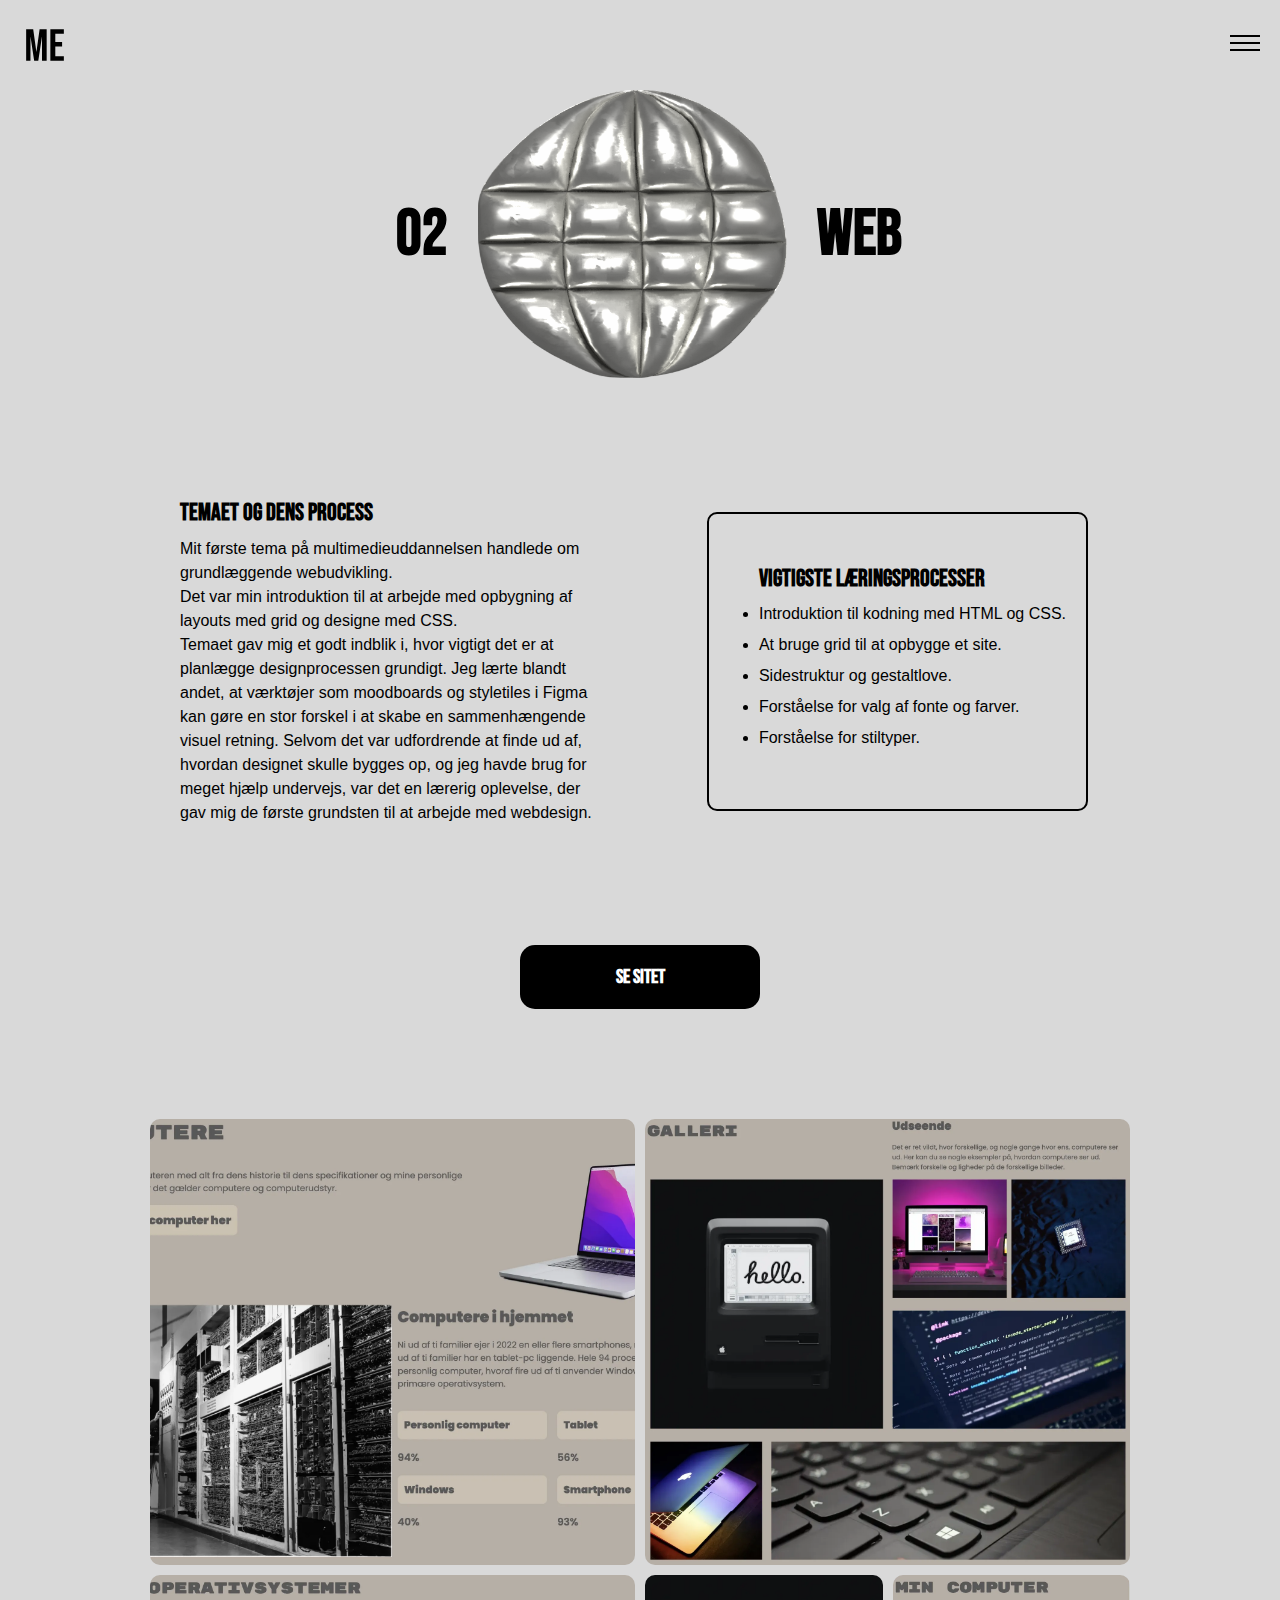
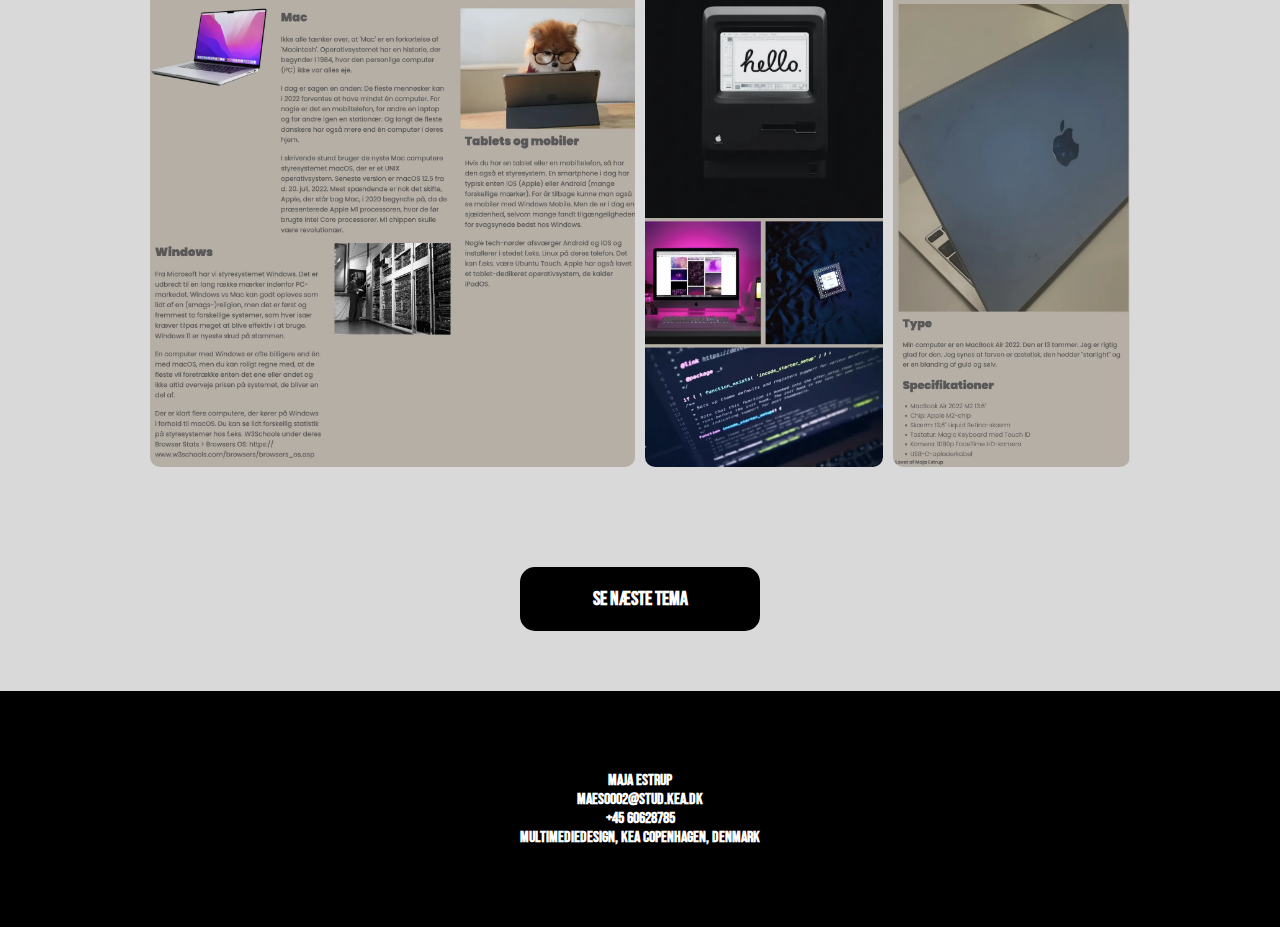
<file: 02.html>
<!DOCTYPE html>
<html lang="da">
  <head>
    <meta charset="UTF-8" />
    <meta name="viewport" content="width=device-width, initial-scale=1.0" />
    <meta name="robots" content="noindex" />
    <title>02 Web - første projekt</title>

    <!-- Links til css -->
    <link rel="stylesheet" href="layout.css" />
    <link rel="stylesheet" href="style.css" />

    <!-- FONT - OVERSKRIFT BEBAS NEUE -->
    <link rel="preconnect" href="https://fonts.googleapis.com" />
    <link rel="preconnect" href="https://fonts.gstatic.com" crossorigin />
    <link href="https://fonts.googleapis.com/css2?family=Bebas+Neue&display=swap" rel="stylesheet" />

    <!--FAVICON-->
    <link rel="icon" type="image/svg+xml" href="SVG/favicon.svg" />

    <!--meta describtion-->
    <meta name="description" content="Et portfolio lavet af Maja Estrup. Portfolioet er lavet i forbindelse med multimedieuddannelsen på KEA og er et eksamensprojekt. " />
  </head>
  <body>
    <header>
      <!--HEADER - logo og burgermenu-->
      <div class="logo">
        <a href="index.html">
          <img src="SVG/logo_2.svg" alt="Logo" />
        </a>
      </div>
      <!--MENU-->
      <nav>
        <ul class="menu">
          <li><a href="about.html">Om mig</a></li>
          <li><a href="02.html">02 WEB</a></li>
          <li><a href="03.html">03 UX/UI</a></li>
          <li><a href="04.html">04 ANIMATION</a></li>
          <li><a href="05.html">05 PASSIONSSITE</a></li>
          <li><a href="05.5.html">05,5 VIRKSOMHEDSSITE</a></li>
        </ul>
        <div class="burger">
          <div class="line"></div>
          <div class="line"></div>
          <div class="line"></div>
        </div>
      </nav>
    </header>
    <main>
      <section>
        <div class="hero">
          <div class="right_sided_text">
            <h1>02</h1>
          </div>

          <div>
            <img src="SVG/web.svg" alt="Illustration af en blomst i sølv" />
          </div>

          <div>
            <h1>web</h1>
          </div>
        </div>
      </section>

      <section class="projects_text">
        <div class="learningsprocesses">
          <div>
            <h2>Temaet og dens process</h2>
            <p>
              Mit første tema på multimedieuddannelsen handlede om grundlæggende webudvikling. <br />
              Det var min introduktion til at arbejde med opbygning af layouts med grid og designe med CSS. <br />
              Temaet gav mig et godt indblik i, hvor vigtigt det er at planlægge designprocessen grundigt. Jeg lærte blandt andet, at værktøjer som moodboards og styletiles i Figma kan gøre en stor
              forskel i at skabe en sammenhængende visuel retning. Selvom det var udfordrende at finde ud af, hvordan designet skulle bygges op, og jeg havde brug for meget hjælp undervejs, var det en
              lærerig oplevelse, der gav mig de første grundsten til at arbejde med webdesign.
            </p>
          </div>
          <div class="learning_list">
            <h2>Vigtigste læringsprocesser</h2>
            <ul>
              <li>Introduktion til kodning med HTML og CSS.</li>
              <li>At bruge grid til at opbygge et site.</li>
              <li>Sidestruktur og gestaltlove.</li>
              <li>Forståelse for valg af fonte og farver.</li>
              <li>Forståelse for stiltyper.</li>
            </ul>
          </div>
        </div>

        <div class="cta">
          <a class="cta" href="https://estruplabs.dk/kea/02_web/website/" target="_blank">Se sitet</a>
        </div>

        <div class="grid_1-1_projects">
          <img src="img/02_img/02_forside_resultat.webp" alt="Screenshot af 02_websitet" />
          <img src="img/02_img/02_galleri_resultat.webp" alt="Screenshot af 02_websitet" />

          <img src="img/02_img/02_operativ_resultat.webp" alt="Screenshot af 02_websitet" />
          <div class="double_pic">
            <img src="img/02_img/02_mobile_resultat.webp" alt="Screenshot af 02_websitet" />
            <img src="img/02_img/min_com_mobile_resultat.webp" alt="Screenshot af 02_websitet" />
          </div>
        </div>

        <div class="cta">
          <a class="cta" href="03.html">Se næste tema</a>
        </div>
      </section>
    </main>
    <footer>
      <div>
        <h2>
          Maja Estrup <br />
          maes0002@stud.kea.dk <br />
          +45 60628785 <br />
          multimediedesign, Kea copenhagen, denmark
        </h2>
      </div>
    </footer>
    <script src="menu.js"></script>
  </body>
</html>
</file>
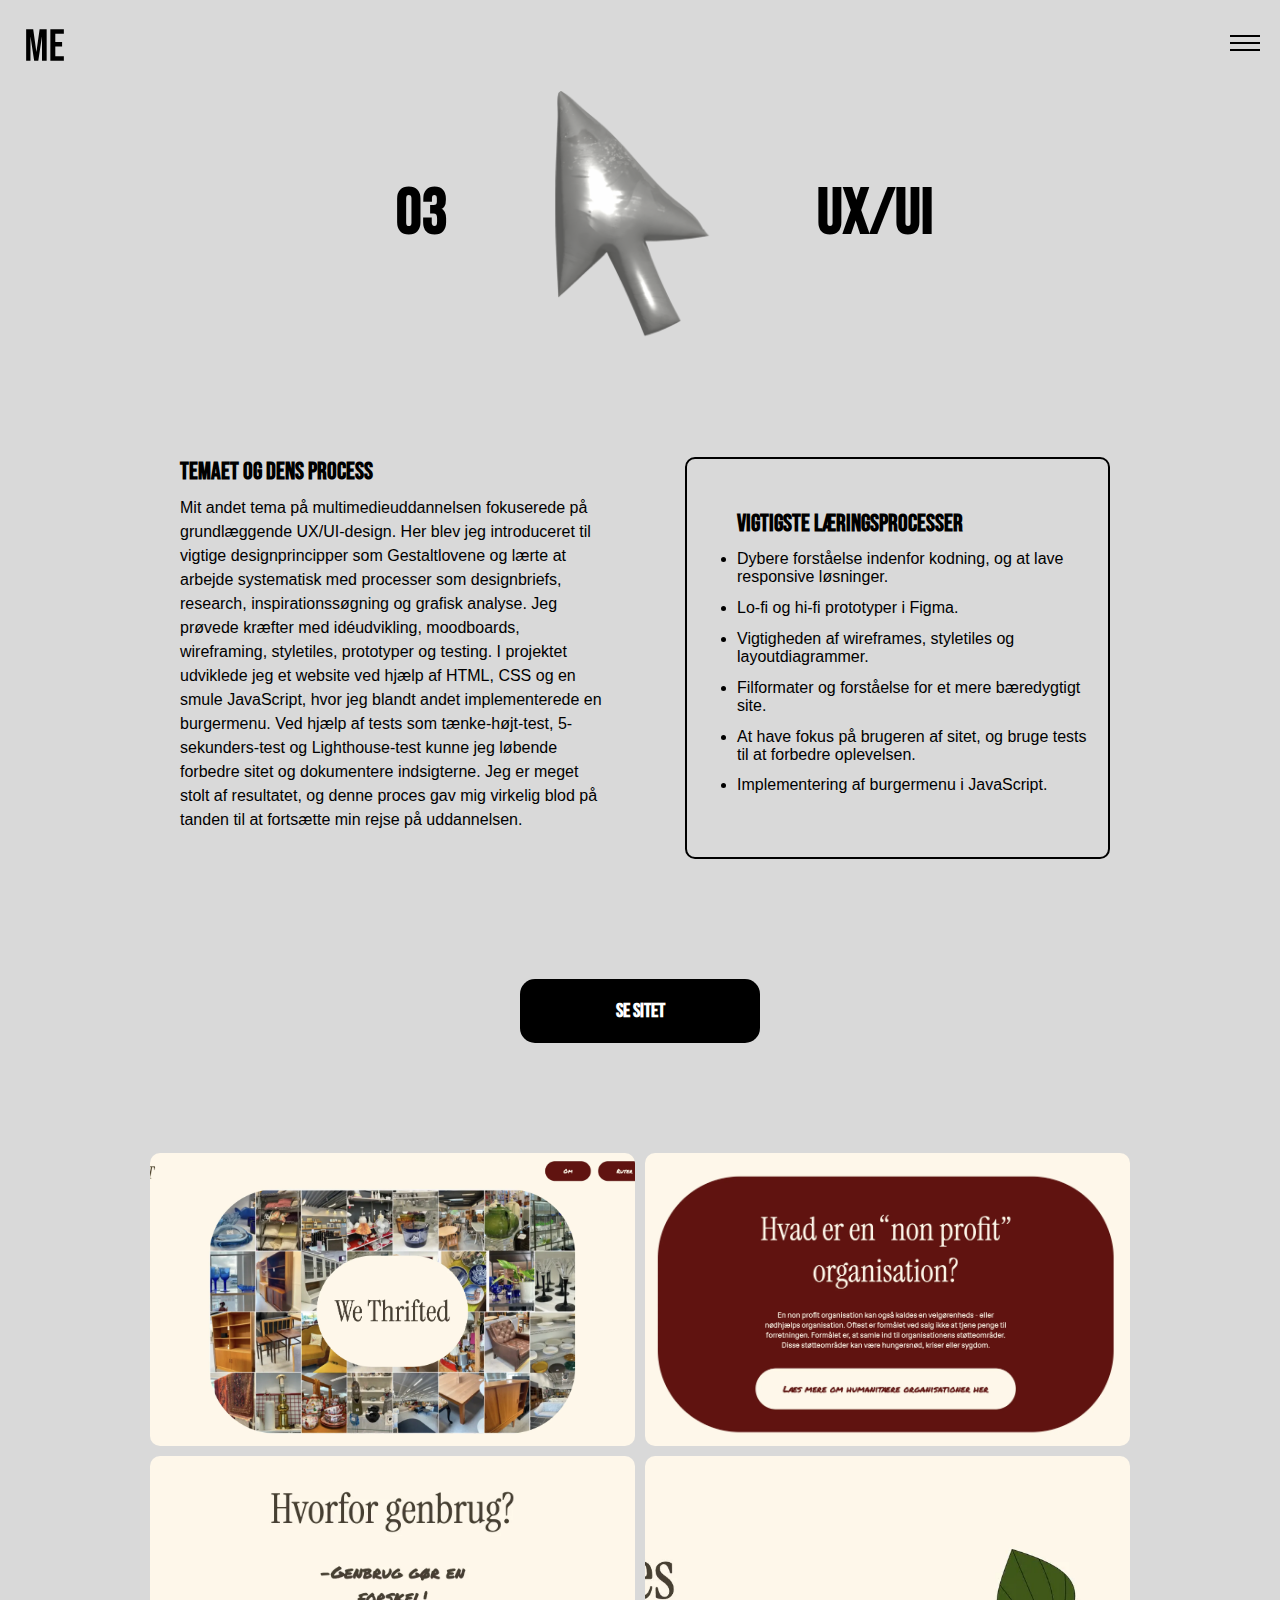
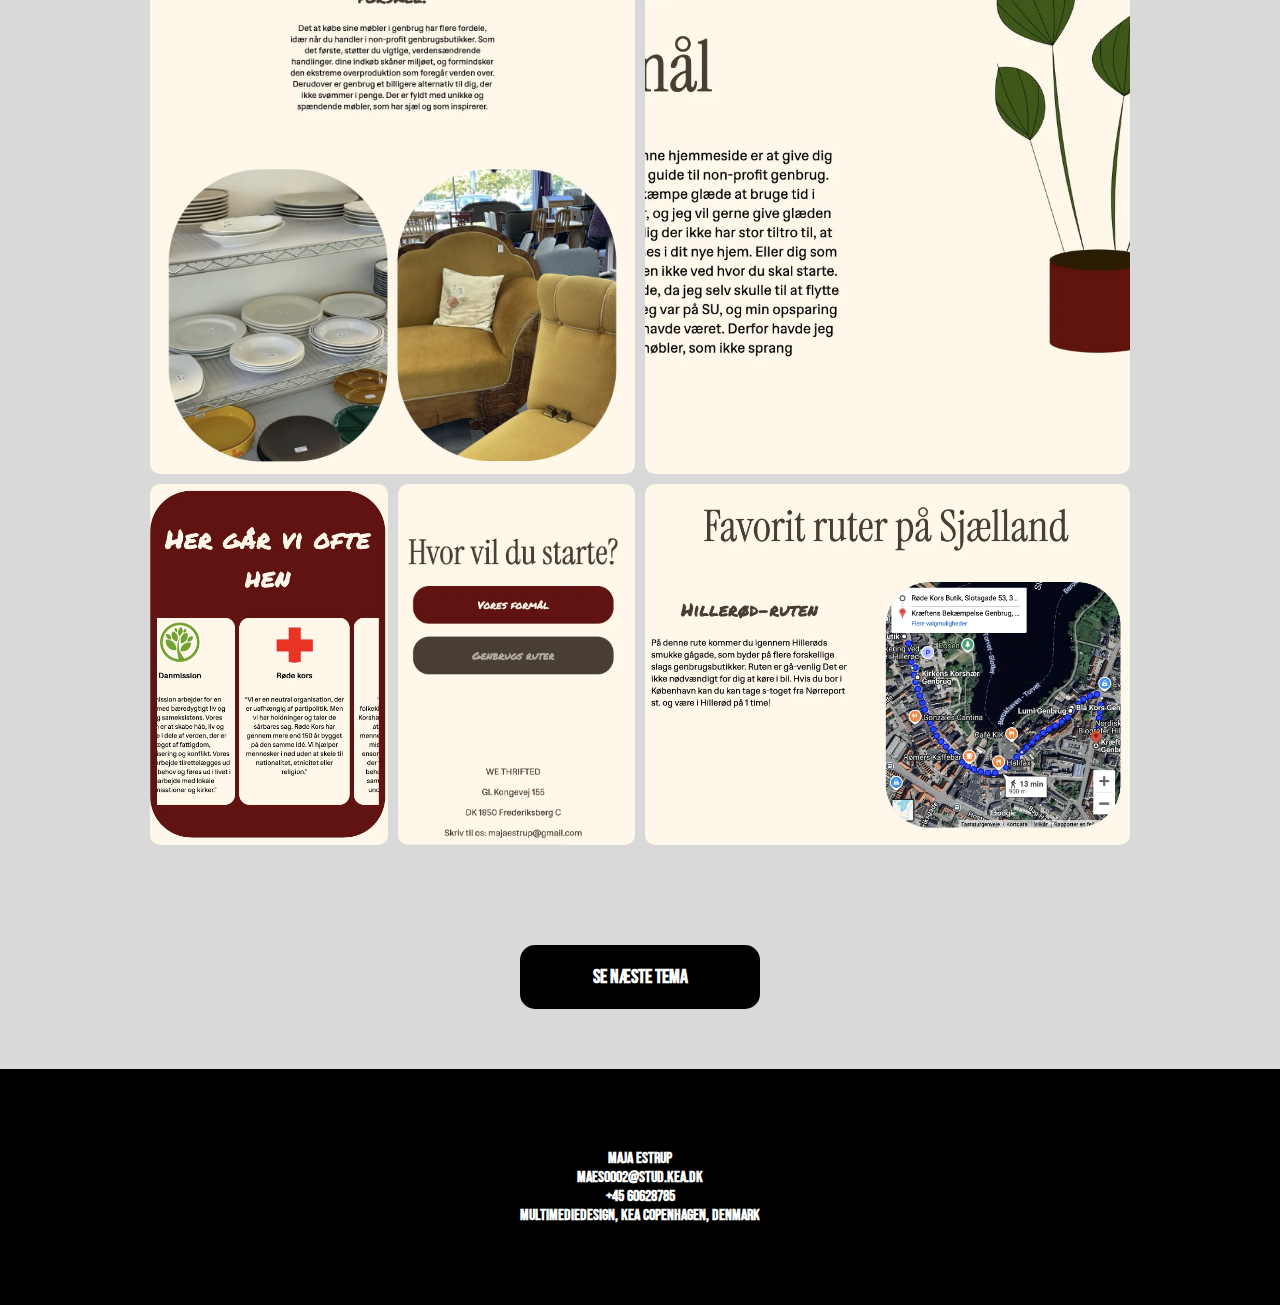
<file: 03.html>
<!DOCTYPE html>
<html lang="da">
  <head>
    <meta charset="UTF-8" />
    <meta name="viewport" content="width=device-width, initial-scale=1.0" />
    <meta name="robots" content="noindex" />
    <title>03 UX/UI - Tredje projekt</title>

    <!-- Links til css -->
    <link rel="stylesheet" href="layout.css" />
    <link rel="stylesheet" href="style.css" />

    <!-- FONT - OVERSKRIFT BEBAS NEUE -->
    <link rel="preconnect" href="https://fonts.googleapis.com" />
    <link rel="preconnect" href="https://fonts.gstatic.com" crossorigin />
    <link href="https://fonts.googleapis.com/css2?family=Bebas+Neue&display=swap" rel="stylesheet" />

    <!--FAVICON-->
    <link rel="icon" type="image/svg+xml" href="SVG/favicon.svg" />

    <!--meta describtion-->
    <meta name="description" content="Et portfolio lavet af Maja Estrup. Portfolioet er lavet i forbindelse med multimedieuddannelsen på KEA og er et eksamensprojekt. " />
  </head>
  <body>
    <header>
      <!--HEADER - logo og burgermenu-->
      <div class="logo">
        <a href="index.html">
          <img src="SVG/logo_2.svg" alt="Logo" />
        </a>
      </div>
      <!--MENU-->
      <nav>
        <ul class="menu">
          <li><a href="about.html">Om mig</a></li>
          <li><a href="02.html">02 WEB</a></li>
          <li><a href="03.html">03 UX/UI</a></li>
          <li><a href="04.html">04 ANIMATION</a></li>
          <li><a href="05.html">05 PASSIONSSITE</a></li>
          <li><a href="05.5.html">05,5 VIRKSOMHEDSSITE</a></li>
        </ul>
        <div class="burger">
          <div class="line"></div>
          <div class="line"></div>
          <div class="line"></div>
        </div>
      </nav>
    </header>
    <main>
      <section>
        <div class="hero">
          <div class="right_sided_text">
            <h1>03</h1>
          </div>

          <div class="mouse_div">
            <img class="mouse_img" src="SVG/mouse.svg" alt="Illustration af en computer-pil" />
          </div>

          <div>
            <h1>UX/UI</h1>
          </div>
        </div>
      </section>

      <section class="projects_text">
        <div class="learningsprocesses">
          <div>
            <h2>Temaet og dens process</h2>
            <p>
              Mit andet tema på multimedieuddannelsen fokuserede på grundlæggende UX/UI-design. Her blev jeg introduceret til vigtige designprincipper som Gestaltlovene og lærte at arbejde systematisk
              med processer som designbriefs, research, inspirationssøgning og grafisk analyse. Jeg prøvede kræfter med idéudvikling, moodboards, wireframing, styletiles, prototyper og testing. I
              projektet udviklede jeg et website ved hjælp af HTML, CSS og en smule JavaScript, hvor jeg blandt andet implementerede en burgermenu. Ved hjælp af tests som tænke-højt-test,
              5-sekunders-test og Lighthouse-test kunne jeg løbende forbedre sitet og dokumentere indsigterne. Jeg er meget stolt af resultatet, og denne proces gav mig virkelig blod på tanden til at
              fortsætte min rejse på uddannelsen.
            </p>
          </div>
          <div class="learning_list">
            <h2>Vigtigste læringsprocesser</h2>

            <ul>
              <li>Dybere forståelse indenfor kodning, og at lave responsive løsninger.</li>
              <li>Lo-fi og hi-fi prototyper i Figma.</li>
              <li>Vigtigheden af wireframes, styletiles og layoutdiagrammer.</li>
              <li>Filformater og forståelse for et mere bæredygtigt site.</li>
              <li>At have fokus på brugeren af sitet, og bruge tests til at forbedre oplevelsen.</li>
              <li>Implementering af burgermenu i JavaScript.</li>
            </ul>
          </div>
        </div>
        <div class="cta">
          <!--Her prøver jeg at lave en CTA-->
          <a class="cta" href="https://estruplabs.dk/kea/03_ux/01_kodet_site%20/" target="_blank">Se sitet</a>
        </div>
        <div class="grid_1-1_projects">
          <img src="img/03_img/03_forside_resultat.webp" alt="Screenshot af 03_websitet" />
          <img src="img/03_img/03_2_resultat.webp" alt="Screenshot af 03_websitet" />

          <img src="img/03_img/03_4_resultat.webp" alt="Screenshot af 03_websitet" />
          <img src="img/03_img/03_3_resultat.webp" alt="" />

          <div class="double_pic">
            <img src="img/03_img/03_mobile1_resultat.webp" alt="Screenshot af 03_websitet" />
            <img src="img/03_img/03_mobile2_resultat.webp" alt="Screenshot af 03_websitet" />
          </div>
          <img src="img/03_img/03_5_resultat.webp" alt="Screenshot af 03_websitet" />
        </div>
        <div class="cta">
          <!--Her prøver jeg at lave en CTA-->
          <a class="cta" href="04.html">Se næste tema</a>
        </div>
      </section>
    </main>
    <footer>
      <div>
        <h2>
          Maja Estrup <br />
          maes0002@stud.kea.dk <br />
          +45 60628785 <br />
          multimediedesign, Kea copenhagen, denmark
        </h2>
      </div>
    </footer>
    <script src="menu.js"></script>
  </body>
</html>
</file>
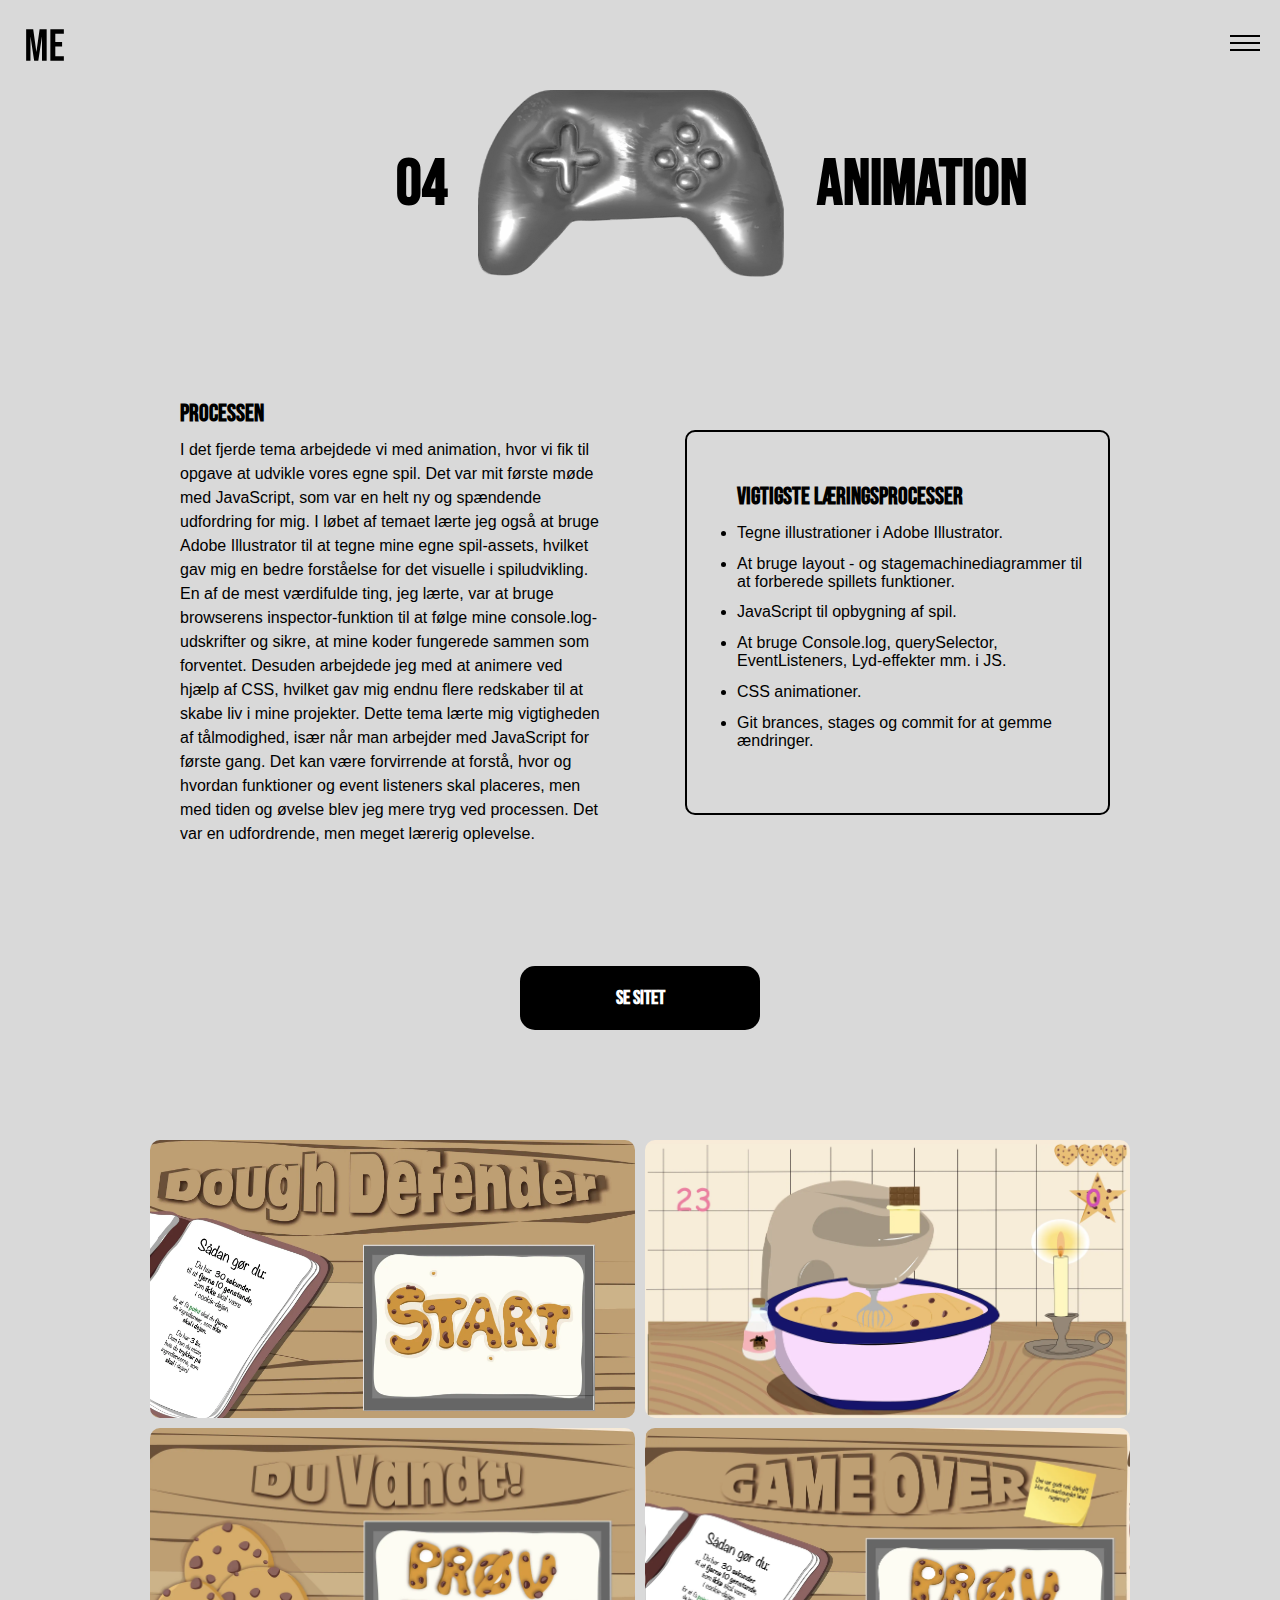
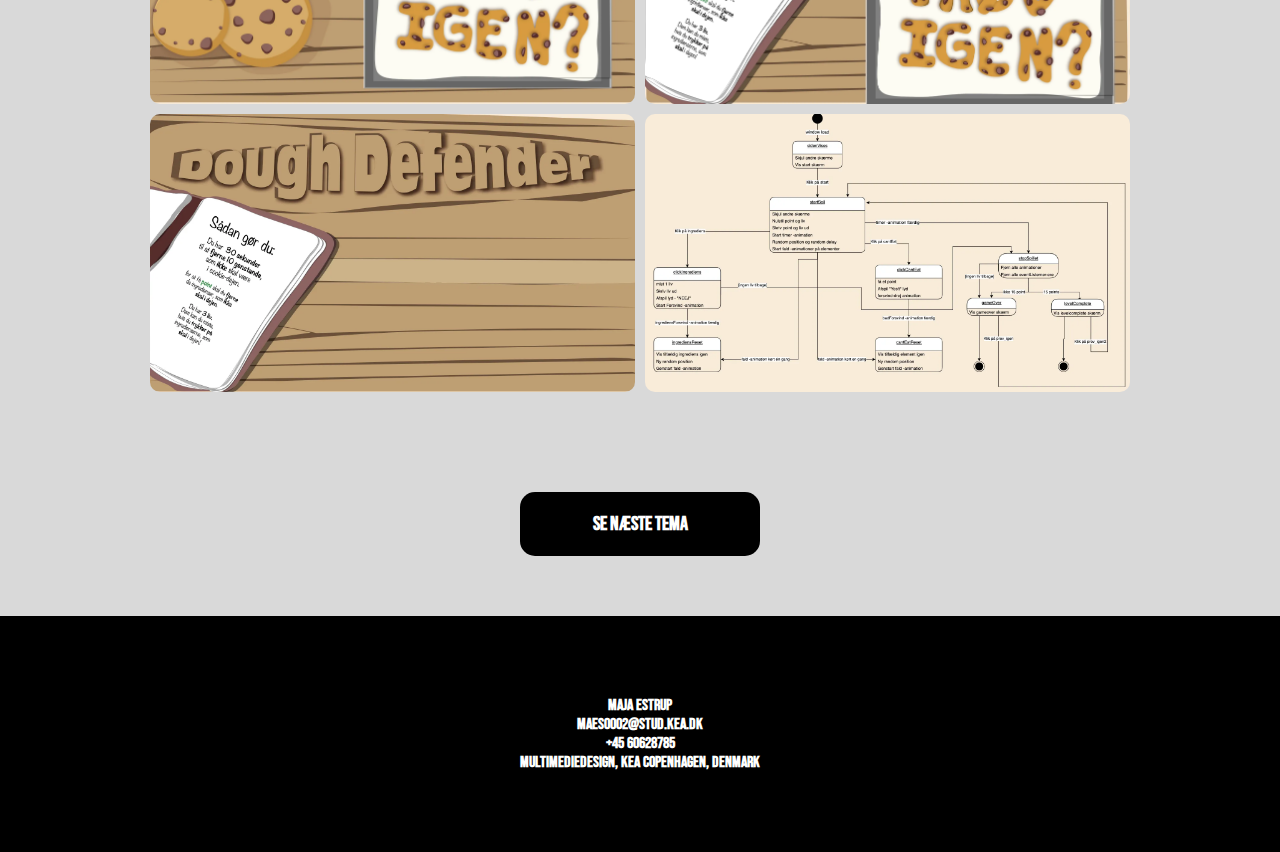
<file: 04.html>
<!DOCTYPE html>
<html lang="da">
  <head>
    <meta charset="UTF-8" />
    <meta name="viewport" content="width=device-width, initial-scale=1.0" />
    <meta name="robots" content="noindex" />
    <title>04 Animation - fjerde projekt</title>

    <!-- Links til css -->
    <link rel="stylesheet" href="layout.css" />
    <link rel="stylesheet" href="style.css" />

    <!-- FONT - OVERSKRIFT BEBAS NEUE -->
    <link rel="preconnect" href="https://fonts.googleapis.com" />
    <link rel="preconnect" href="https://fonts.gstatic.com" crossorigin />
    <link href="https://fonts.googleapis.com/css2?family=Bebas+Neue&display=swap" rel="stylesheet" />

    <!--FAVICON-->
    <link rel="icon" type="image/svg+xml" href="SVG/favicon.svg" />

    <!--meta describtion-->
    <meta name="description" content="Et portfolio lavet af Maja Estrup. Portfolioet er lavet i forbindelse med multimedieuddannelsen på KEA og er et eksamensprojekt. " />
  </head>
  <body>
    <header>
      <!--HEADER - logo og burgermenu-->
      <div class="logo">
        <a href="index.html">
          <img src="SVG/logo_2.svg" alt="Logo" />
        </a>
      </div>
      <!--MENU-->
      <nav>
        <ul class="menu">
          <li><a href="about.html">Om mig</a></li>
          <li><a href="02.html">02 WEB</a></li>
          <li><a href="03.html">03 UX/UI</a></li>
          <li><a href="04.html">04 ANIMATION</a></li>
          <li><a href="05.html">05 PASSIONSSITE</a></li>
          <li><a href="05.5.html">05,5 VIRKSOMHEDSSITE</a></li>
        </ul>
        <div class="burger">
          <div class="line"></div>
          <div class="line"></div>
          <div class="line"></div>
        </div>
      </nav>
    </header>
    <main>
      <section>
        <div class="hero">
          <div class="right_sided_text">
            <h1>04</h1>
          </div>

          <img src="SVG/game.svg" alt="Illustration af en spille-controller" />

          <div>
            <h1>Animation</h1>
          </div>
        </div>
      </section>

      <section class="projects_text">
        <div class="learningsprocesses">
          <div>
            <h2>Processen</h2>
            <p>
              I det fjerde tema arbejdede vi med animation, hvor vi fik til opgave at udvikle vores egne spil. Det var mit første møde med JavaScript, som var en helt ny og spændende udfordring for
              mig. I løbet af temaet lærte jeg også at bruge Adobe Illustrator til at tegne mine egne spil-assets, hvilket gav mig en bedre forståelse for det visuelle i spiludvikling. En af de mest
              værdifulde ting, jeg lærte, var at bruge browserens inspector-funktion til at følge mine console.log-udskrifter og sikre, at mine koder fungerede sammen som forventet. Desuden arbejdede
              jeg med at animere ved hjælp af CSS, hvilket gav mig endnu flere redskaber til at skabe liv i mine projekter. Dette tema lærte mig vigtigheden af tålmodighed, især når man arbejder med
              JavaScript for første gang. Det kan være forvirrende at forstå, hvor og hvordan funktioner og event listeners skal placeres, men med tiden og øvelse blev jeg mere tryg ved processen. Det
              var en udfordrende, men meget lærerig oplevelse.
            </p>
          </div>

          <div class="learning_list">
            <h2>Vigtigste læringsprocesser</h2>
            <ul>
              <li>Tegne illustrationer i Adobe Illustrator.</li>
              <li>At bruge layout - og stagemachinediagrammer til at forberede spillets funktioner.</li>
              <li>JavaScript til opbygning af spil.</li>
              <li>At bruge Console.log, querySelector, EventListeners, Lyd-effekter mm. i JS.</li>
              <li>CSS animationer.</li>
              <li>Git brances, stages og commit for at gemme ændringer.</li>
            </ul>
          </div>
        </div>

        <div class="cta">
          <!--Her prøver jeg at lave en CTA-->
          <a class="cta" href="https://estruplabs.dk/kea/04_animation/website/" target="_blank">Se sitet</a>
        </div>

        <div class="grid_1-1_projects">
          <img src="img/04_img/spil_forside_resultat.webp" alt="Screenshot af 04_spil websitet" />
          <img src="img/04_img/spil_1_resultat.webp" alt="Screenshot af 04_spil websitet" />

          <img src="img/04_img/du_vandt_resultat.webp" alt="Screenshot af 04_spil websitet" />
          <img src="img/04_img/try_again_resultat.webp" alt="Screenshot af 04_spil websitet" />
          <img src="img/04_img/spil_rules.webp" alt="Screenshot af 04_spil websitet" />
          <img src="img/04_img/gameplan_resultat.webp" alt="Screenshot af 04_spil websitet" />
        </div>
        <div class="cta">
          <!--Her prøver jeg at lave en CTA-->
          <a class="cta" href="05.html">Se næste tema</a>
        </div>
      </section>
    </main>
    <footer>
      <div>
        <h2>
          Maja Estrup <br />
          maes0002@stud.kea.dk <br />
          +45 60628785 <br />
          multimediedesign, Kea copenhagen, denmark
        </h2>
      </div>
    </footer>
    <script src="menu.js"></script>
  </body>
</html>
</file>
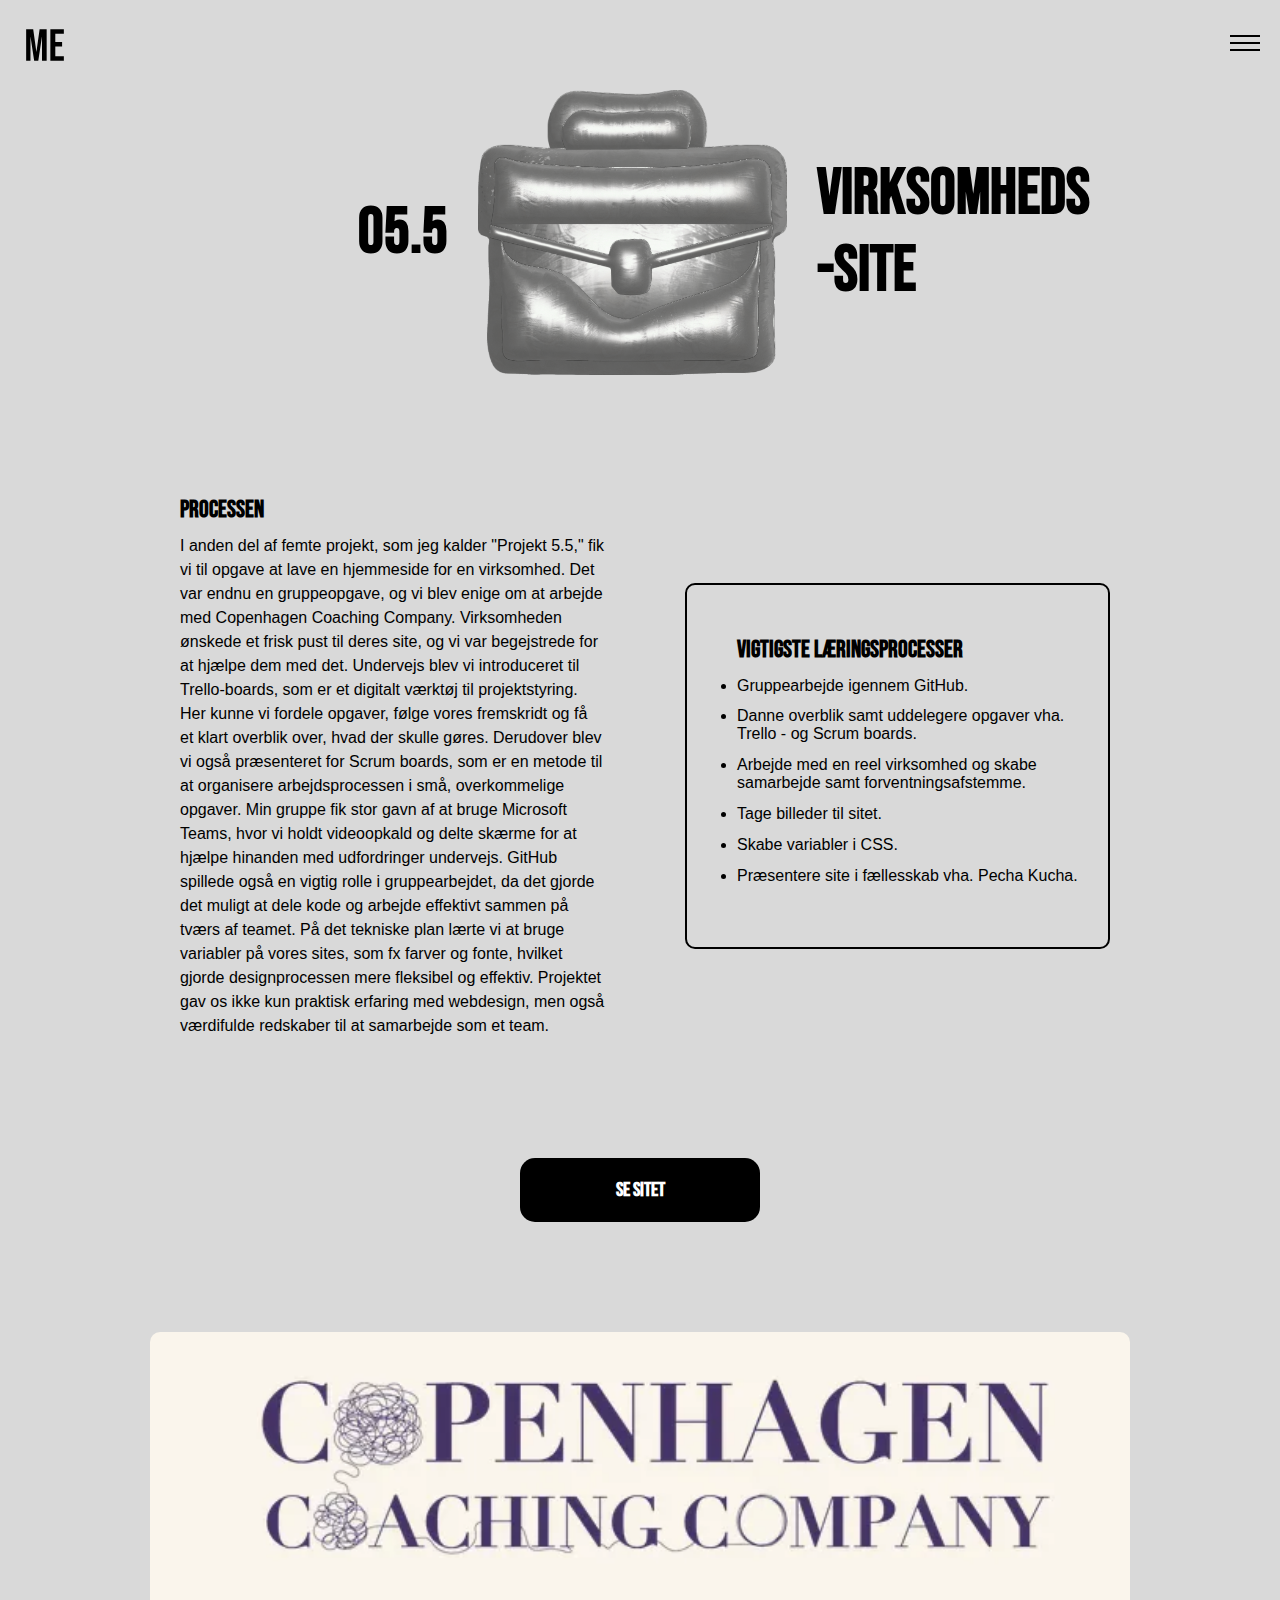
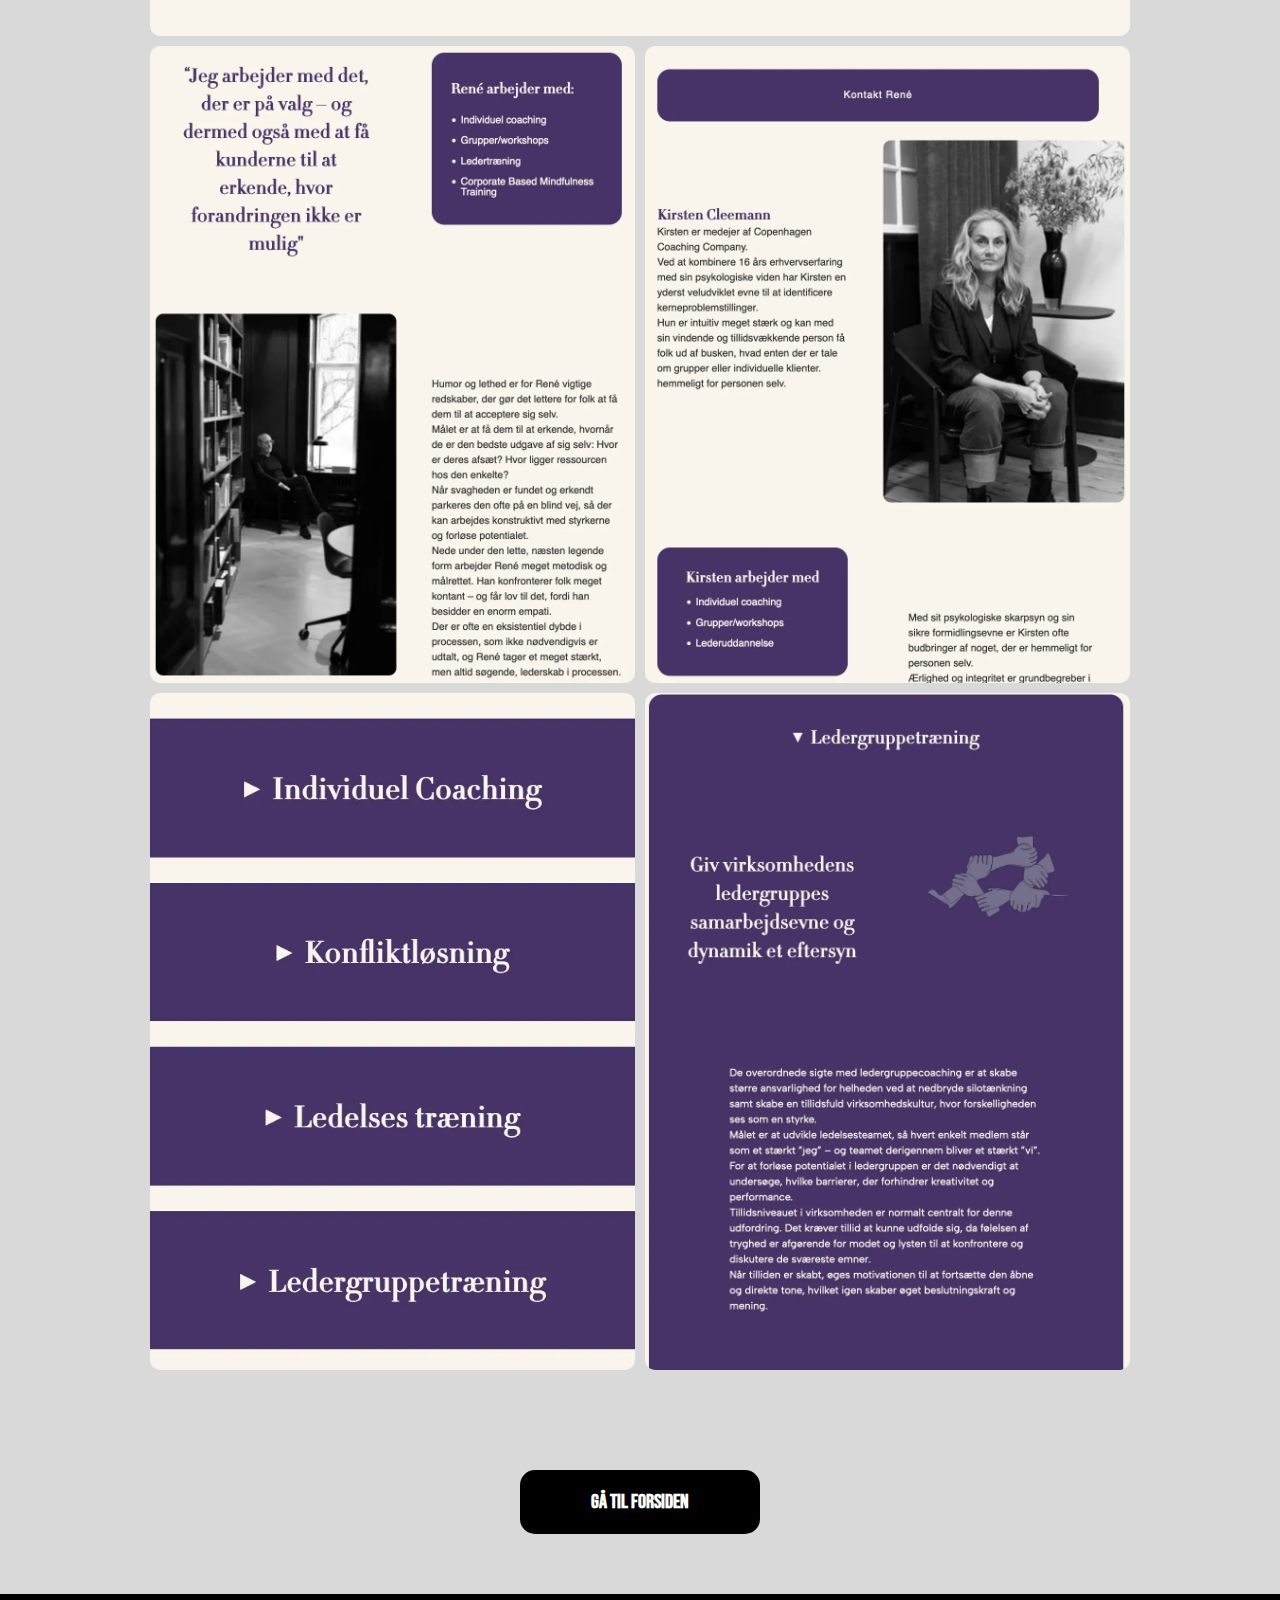
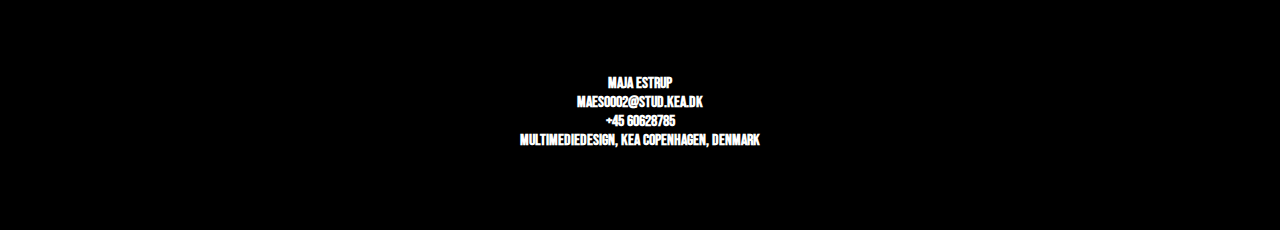
<file: 05.5.html>
<!DOCTYPE html>
<html lang="da">
  <head>
    <meta charset="UTF-8" />
    <meta name="viewport" content="width=device-width, initial-scale=1.0" />
    <meta name="robots" content="noindex" />
    <title>05.5 Virksomhedssite - femte projekt, anden del</title>

    <!-- Links til css -->
    <link rel="stylesheet" href="layout.css" />
    <link rel="stylesheet" href="style.css" />

    <!-- FONT - OVERSKRIFT BEBAS NEUE -->
    <link rel="preconnect" href="https://fonts.googleapis.com" />
    <link rel="preconnect" href="https://fonts.gstatic.com" crossorigin />
    <link href="https://fonts.googleapis.com/css2?family=Bebas+Neue&display=swap" rel="stylesheet" />

    <!--FAVICON-->
    <link rel="icon" type="image/svg+xml" href="SVG/favicon.svg" />

    <!--meta describtion-->
    <meta name="description" content="Et portfolio lavet af Maja Estrup. Portfolioet er lavet i forbindelse med multimedieuddannelsen på KEA og er et eksamensprojekt. " />
  </head>
  <body>
    <header>
      <!--HEADER - logo og burgermenu-->
      <div class="logo">
        <a href="index.html">
          <img src="SVG/logo_2.svg" alt="Logo" />
        </a>
      </div>
      <!--MENU-->
      <nav>
        <ul class="menu">
          <li><a href="about.html">Om mig</a></li>
          <li><a href="02.html">02 WEB</a></li>
          <li><a href="03.html">03 UX/UI</a></li>
          <li><a href="04.html">04 ANIMATION</a></li>
          <li><a href="05.html">05 PASSIONSSITE</a></li>
          <li><a href="05.5.html">05,5 VIRKSOMHEDSSITE</a></li>
        </ul>
        <div class="burger">
          <div class="line"></div>
          <div class="line"></div>
          <div class="line"></div>
        </div>
      </nav>
    </header>
    <main>
      <section>
        <div class="hero">
          <div class="right_sided_text">
            <h1>05.5</h1>
          </div>
          <div>
            <img src="SVG/work.svg" alt="Illustration af en arbejdstaske" />
          </div>

          <div>
            <h1>
              Virksomheds <br />
              -site
            </h1>
          </div>
        </div>
      </section>

      <section class="projects_text">
        <div class="learningsprocesses">
          <div>
            <h2>Processen</h2>
            <p>
              I anden del af femte projekt, som jeg kalder "Projekt 5.5," fik vi til opgave at lave en hjemmeside for en virksomhed. Det var endnu en gruppeopgave, og vi blev enige om at arbejde med
              Copenhagen Coaching Company. Virksomheden ønskede et frisk pust til deres site, og vi var begejstrede for at hjælpe dem med det. Undervejs blev vi introduceret til Trello-boards, som er
              et digitalt værktøj til projektstyring. Her kunne vi fordele opgaver, følge vores fremskridt og få et klart overblik over, hvad der skulle gøres. Derudover blev vi også præsenteret for
              Scrum boards, som er en metode til at organisere arbejdsprocessen i små, overkommelige opgaver. Min gruppe fik stor gavn af at bruge Microsoft Teams, hvor vi holdt videoopkald og delte
              skærme for at hjælpe hinanden med udfordringer undervejs. GitHub spillede også en vigtig rolle i gruppearbejdet, da det gjorde det muligt at dele kode og arbejde effektivt sammen på
              tværs af teamet. På det tekniske plan lærte vi at bruge variabler på vores sites, som fx farver og fonte, hvilket gjorde designprocessen mere fleksibel og effektiv. Projektet gav os ikke
              kun praktisk erfaring med webdesign, men også værdifulde redskaber til at samarbejde som et team.
            </p>
          </div>
          <div class="learning_list">
            <h2>Vigtigste læringsprocesser</h2>
            <ul>
              <li>Gruppearbejde igennem GitHub.</li>
              <li>Danne overblik samt uddelegere opgaver vha. Trello - og Scrum boards.</li>
              <li>Arbejde med en reel virksomhed og skabe samarbejde samt forventningsafstemme.</li>
              <li>Tage billeder til sitet.</li>
              <li>Skabe variabler i CSS.</li>
              <li>Præsentere site i fællesskab vha. Pecha Kucha.</li>
            </ul>
          </div>
        </div>

        <div class="cta">
          <!--Her prøver jeg at lave en CTA-->
          <a class="cta" href="https://estruplabs.dk/kea/05_indhold/virksomhedssite/" target="_blank">Se sitet</a>
        </div>

        <div class="grid_1-1_projects">
          <img class="span2" src="img/05.5_img/logo_5.5_resultat.webp" alt="Copenhagen Coaching Company logo" />
          <img src="img/05.5_img/2_5.5_resultat.webp" alt="Screenshot af 05.5 websitet" />
          <img src="img/05.5_img/3_5.5_resultat.webp" alt="Screenshot af 05.5 websitet" />

          <img src="img/05.5_img/4_5.5_resultat.webp" alt="Screenshot af 05.5 websitet" />
          <img src="img/05.5_img/5_5.5_resultat.webp" alt="Screenshot af 05.5 websitet" />
        </div>

        <div class="cta">
          <!--Her prøver jeg at lave en CTA-->
          <a class="cta" href="index.html">Gå til forsiden</a>
        </div>
      </section>
    </main>
    <footer>
      <div>
        <h2>
          Maja Estrup <br />
          maes0002@stud.kea.dk <br />
          +45 60628785 <br />
          multimediedesign, Kea copenhagen, denmark
        </h2>
      </div>
    </footer>
    <script src="menu.js"></script>
  </body>
</html>
</file>
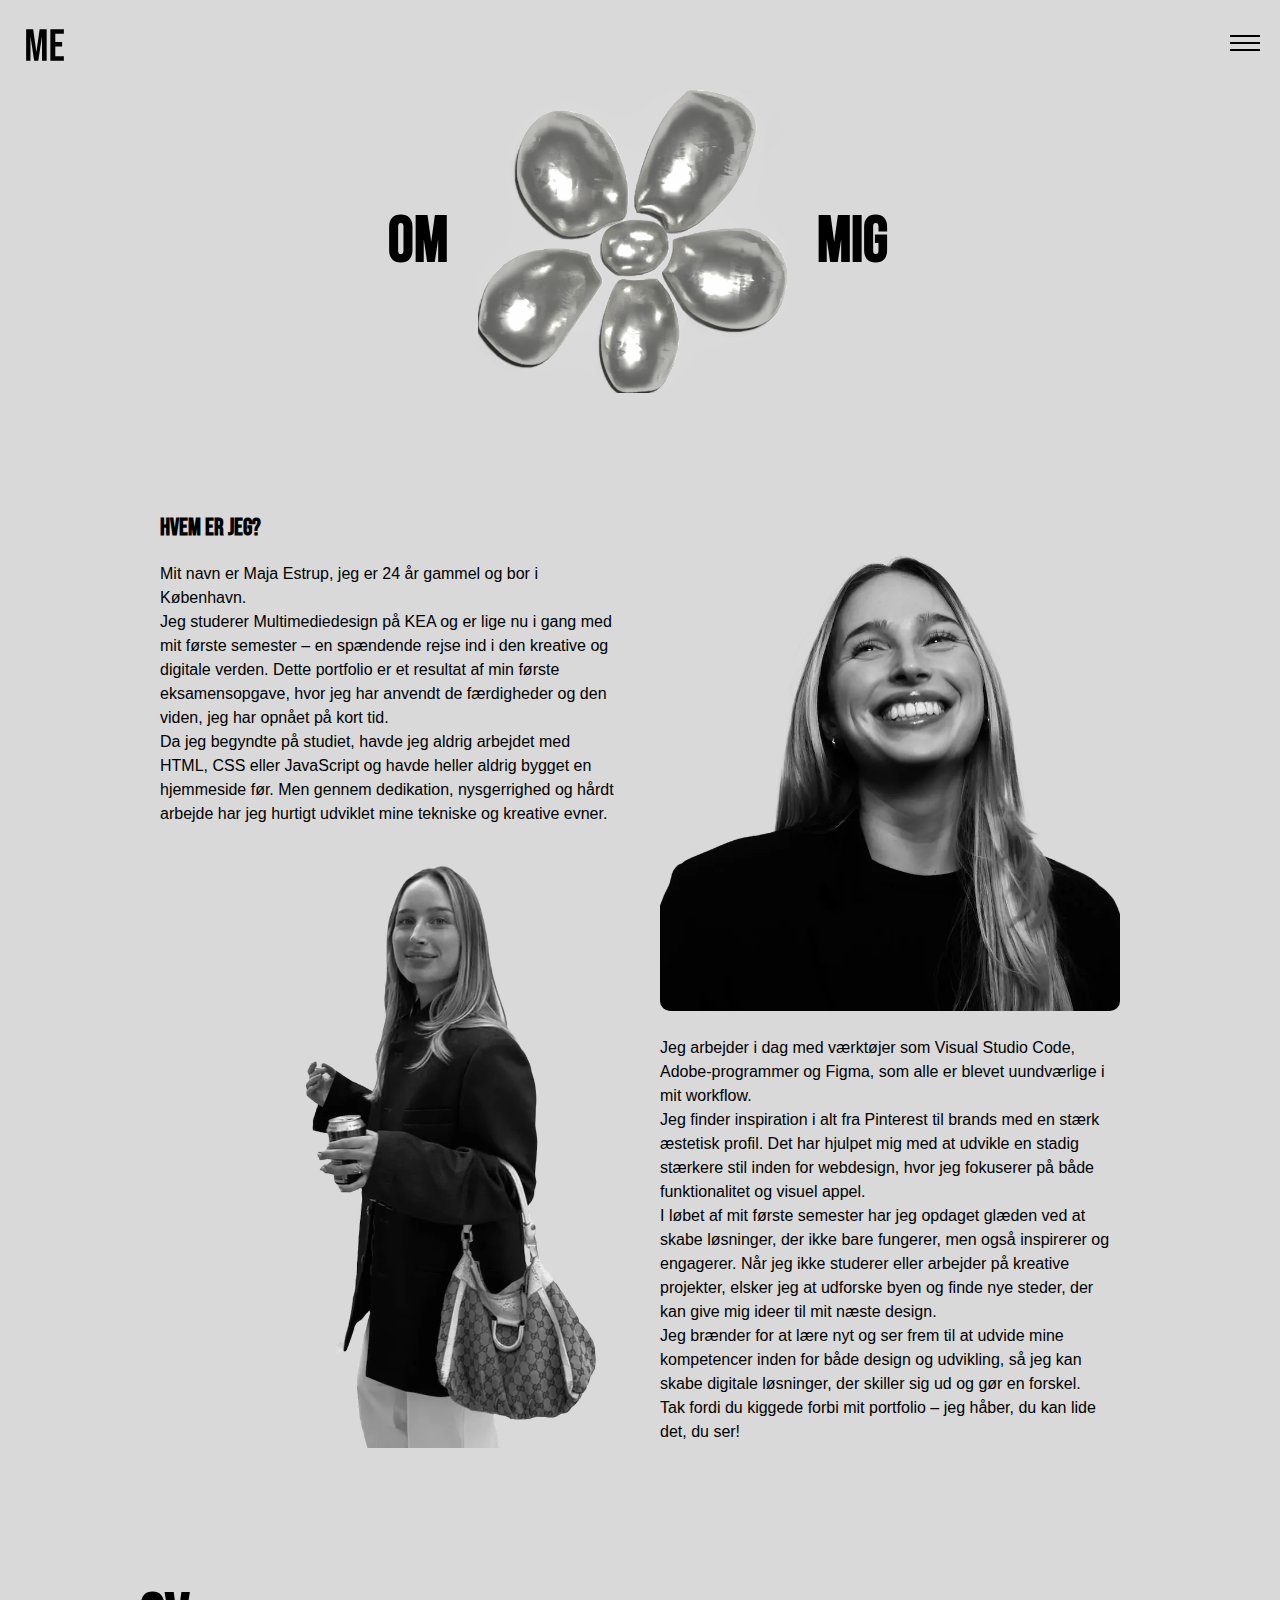
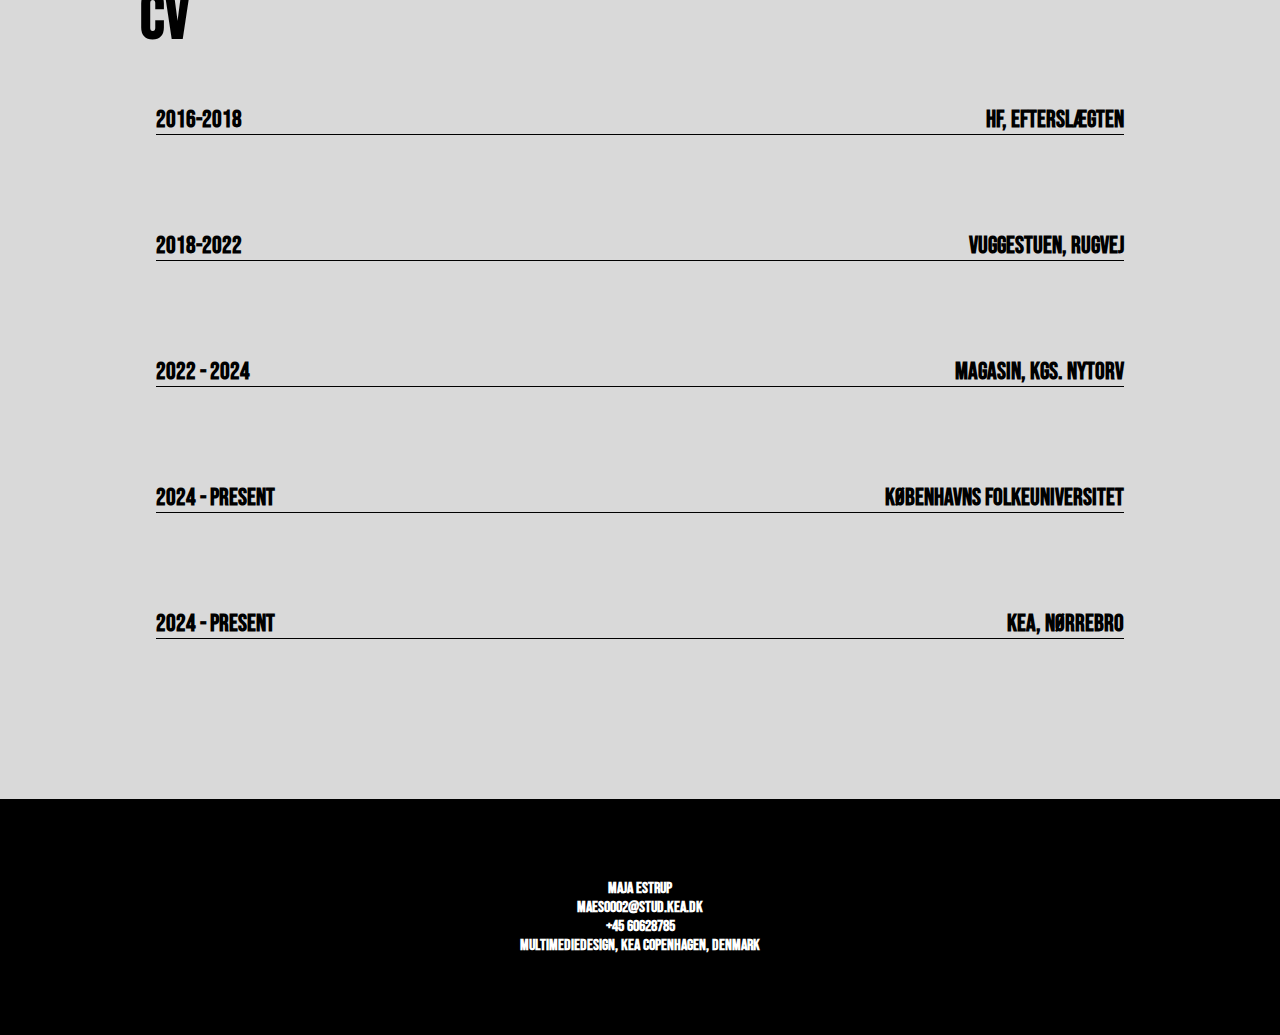
<file: about.html>
<!DOCTYPE html>
<html lang="da">
  <head>
    <meta charset="UTF-8" />
    <meta name="viewport" content="width=device-width, initial-scale=1.0" />
    <meta name="robots" content="noindex" />
    <title>Om mig - Maja Estrup</title>

    <!-- Links til css -->
    <link rel="stylesheet" href="layout.css" />
    <link rel="stylesheet" href="style.css" />

    <!-- FONT - OVERSKRIFT BEBAS NEUE -->
    <link rel="preconnect" href="https://fonts.googleapis.com" />
    <link rel="preconnect" href="https://fonts.gstatic.com" crossorigin />
    <link href="https://fonts.googleapis.com/css2?family=Bebas+Neue&display=swap" rel="stylesheet" />

    <!--FAVICON-->
    <link rel="apple-touch-icon" sizes="180x180" href="/apple-touch-icon.png" />
    <link rel="icon" type="image/png" sizes="32x32" href="/favicon-32x32.png" />
    <link rel="icon" type="image/png" sizes="16x16" href="/favicon-16x16.png" />
    <link rel="manifest" href="/site.webmanifest" />

    <!--meta describtion-->
    <meta name="description" content="Et portfolio lavet af Maja Estrup. Portfolioet er lavet i forbindelse med multimedieuddannelsen på KEA og er et eksamensprojekt. " />
  </head>
  <body>
    <header>
      <!--HEADER - logo og burgermenu-->
      <div class="logo">
        <a href="index.html">
          <img src="SVG/logo_2.svg" alt="Logo" />
        </a>
      </div>
      <!--MENU-->
      <nav>
        <ul class="menu">
          <li><a href="about.html">Om mig</a></li>
          <li><a href="02.html">02 WEB</a></li>
          <li><a href="03.html">03 UX/UI</a></li>
          <li><a href="04.html">04 ANIMATION</a></li>
          <li><a href="05.html">05 PASSIONSSITE</a></li>
          <li><a href="05.5.html">05,5 VIRKSOMHEDSSITE</a></li>
        </ul>
        <div class="burger">
          <div class="line"></div>
          <div class="line"></div>
          <div class="line"></div>
        </div>
      </nav>
    </header>
    <main>
      <section>
        <div class="hero">
          <div class="right_sided_text">
            <h1>Om</h1>
          </div>

          <div>
            <img src="SVG/FLOWER.svg" alt="Illustration af en blomst i sølv" />
          </div>

          <div>
            <h1>Mig</h1>
          </div>
        </div>
      </section>

      <section>
        <div class="grid_1-1">
          <div>
            <h2>Hvem er jeg?</h2>
            <p>
              Mit navn er Maja Estrup, jeg er 24 år gammel og bor i København. <br />Jeg studerer Multimediedesign på KEA og er lige nu i gang med mit første semester – en spændende rejse ind i den
              kreative og digitale verden. Dette portfolio er et resultat af min første eksamensopgave, hvor jeg har anvendt de færdigheder og den viden, jeg har opnået på kort tid. <br />
              Da jeg begyndte på studiet, havde jeg aldrig arbejdet med HTML, CSS eller JavaScript og havde heller aldrig bygget en hjemmeside før. Men gennem dedikation, nysgerrighed og hårdt arbejde
              har jeg hurtigt udviklet mine tekniske og kreative evner.
            </p>
            <img src="img/maja_img_3_resultat_squoosh.webp" alt="Billede af Maja Estrup" />
          </div>

          <div>
            <img src="img/maja_img_2_resultat_squoosh.webp" alt="Billede af Maja Estrup" />
            <p>
              Jeg arbejder i dag med værktøjer som Visual Studio Code, Adobe-programmer og Figma, som alle er blevet uundværlige i mit workflow. <br />
              Jeg finder inspiration i alt fra Pinterest til brands med en stærk æstetisk profil. Det har hjulpet mig med at udvikle en stadig stærkere stil inden for webdesign, hvor jeg fokuserer på
              både funktionalitet og visuel appel. <br />
              I løbet af mit første semester har jeg opdaget glæden ved at skabe løsninger, der ikke bare fungerer, men også inspirerer og engagerer. Når jeg ikke studerer eller arbejder på kreative
              projekter, elsker jeg at udforske byen og finde nye steder, der kan give mig ideer til mit næste design. <br />
              Jeg brænder for at lære nyt og ser frem til at udvide mine kompetencer inden for både design og udvikling, så jeg kan skabe digitale løsninger, der skiller sig ud og gør en forskel.
              <br />
              Tak fordi du kiggede forbi mit portfolio – jeg håber, du kan lide det, du ser!
            </p>
          </div>
        </div>
      </section>

      <section class="cv">
        <h1>CV</h1>
        <div class="grid_1-1_cv">
          <div>
            <h2>2016-2018</h2>
          </div>
          <div class="right_sided_text">
            <h2>HF, Efterslægten</h2>
          </div>
        </div>

        <div class="grid_1-1_cv">
          <div>
            <h2>2018-2022</h2>
          </div>
          <div class="right_sided_text">
            <h2>Vuggestuen, Rugvej</h2>
          </div>
        </div>

        <div class="grid_1-1_cv">
          <div>
            <h2>2022 - 2024</h2>
          </div>
          <div class="right_sided_text">
            <h2>Magasin, Kgs. Nytorv</h2>
          </div>
        </div>

        <div class="grid_1-1_cv">
          <div>
            <h2>2024 - Present</h2>
          </div>
          <div class="right_sided_text">
            <h2>Københavns Folkeuniversitet</h2>
          </div>
        </div>

        <div class="grid_1-1_cv">
          <div>
            <h2>2024 - present</h2>
          </div>
          <div class="right_sided_text">
            <h2>Kea, Nørrebro</h2>
          </div>
        </div>
      </section>
    </main>

    <footer>
      <div>
        <h2>
          Maja Estrup <br />
          maes0002@stud.kea.dk <br />
          +45 60628785 <br />
          multimediedesign, Kea copenhagen, denmark
        </h2>
      </div>
    </footer>
    <script src="menu.js"></script>
  </body>
</html>
</file>
<file: style.css>
/* ----------- VARIABLE --------------*/
:root {
  /* Primære farve til hele sitet */
  --primary: #d9d9d9;

  /* Sekundære farve til hele sitet */
  --secondary: #000000;

  /* Kontrast/tertiær farve til hele sitet */
  --contrast: #ffffff;

  /* Primær font */
  --main_font: "Bebas Neue", sans-serif;

  /* Brødtekst font */
  --txt_font: "Albert Sans", sans-serif;

  /* Brødtekst farve  */
  --txt_color: #000000;
}

/* -----------FONT --------------*/

/* -----------Fra google --------------*/
.bebas-neue-regular {
  font-family: "Bebas Neue", serif;
  font-weight: 400;
  font-style: normal;
}

h1 {
  font-family: var(--main_font);
  color: var(--secondary);
  font-weight: 800;
  font-size: 4rem;
}

h2 {
  font-family: var(--main_font);
  color: var(--secondary);
  font-weight: 600;
}

h3 {
  font-family: var(--txt_font);
  color: var(--txt_color);
}

p {
  font-family: var(--txt_font);
  color: var(--txt_color);
  line-height: 1.5rem;
  font-size: 1em;
}

a {
  font-family: var(--main_font);
  text-decoration: none;
  color: var(--txt_color);
  font-weight: 600;
}

li {
  font-family: var(--txt_font);
  color: var(--txt_color);
  margin-block: 0.8rem;
}

/*---------- BAGGRUNDSFARVER ----------*/
.bg_color1 {
  background-color: var(--primary);
}

.bg_color2 {
  background-color: var(--secondary);
}

.bg_color3 {
  background-color: var(--contrast);
}

/* ------------------------MAIN-----------------------------*/

body {
  background-color: var(--primary);
}

main {
  max-width: 1000px;
  margin: 0 auto;
}

/*-----------------------------------------FORSTØR MED HOVER ANIMATION -----------------*/
/*https://www.w3schools.com/howto/howto_css_zoom_hover.asp*/
.cta {
  transition: transform 0.2s; /* Animation */
}

.cta:hover {
  transform: scale(1.05); /* (150% zoom - Note: if the zoom is too large, it will go outside of the viewport) */
}

img {
  width: 100%;
  height: auto;
  display: block;
  border-radius: 10px;
}

svg {
  z-index: 1;
}

footer {
  display: grid;
  grid-template-columns: 1fr;
  padding: 5em 0em 5em 0em;
  background-color: var(--secondary);
  text-align: center;
}

footer h2 {
  color: var(--contrast);
  font-size: 1em;
}

.cta a {
  display: grid;
  background-color: var(--secondary);
  color: var(--contrast);
  width: 15rem;
  text-align: center;
  padding: 1em;
  border-radius: 15px;
  font-size: 20px;
  justify-content: center;
}

.cta :hover {
  color: var(--secondary);
  background-color: var(--contrast);
  border: 3px solid var(--secondary);
  transition: 0.5s ease;
}
</file>
<file: layout.css>
/*************** Reset *********************/
* {
  margin: 0px;
  padding: 0px;
  box-sizing: border-box;
  color: rgb(0, 0, 0);
}

/*************** Menu ****************/

header {
  position: sticky;
  top: 0;
  display: flex;
  justify-content: space-between;
  align-items: center;
  padding: 20px;
  background-color: var(--primary);
  z-index: 2;
}

.logo img {
  width: 50px;
  height: 50px;
}

nav {
  display: flex;
  align-items: center;
  z-index: 2;
}

.menu {
  display: flex;
  list-style: none;
  margin: 0;
  padding: 0;
  z-index: 2;
}

.menu li {
  margin-right: 20px;
}

.menu li:last-child {
  margin-right: 0;
}

.menu a {
  display: block;
  padding: 10px;
  color: white;
  text-decoration: none;
  transition: color 0.3s;
  text-align: end;
  border-radius: 10px;
  font-family: "Bebas Neue";
  padding: 1em;
}

.menu a:hover {
  background-color: var(--primary);
  color: var(--secondary);
  transition: 0.5s ease;
}

.burger {
  width: 30px;
  height: 20px;
  cursor: pointer;
}

.burger .line {
  width: 100%;
  height: 2px;
  background-color: black;
  margin-bottom: 5px;
  transition: 0.2s linear;
}

.menu {
  display: none;
}
.burger {
  display: block;
}
.burger.active .line:nth-child(1) {
  transform: rotate(45deg) translate(5px, 5px);
  transition: 0.2s linear;
}

.burger.active .line:nth-child(2) {
  opacity: 0;
  transition: 0.15s linear;
}

.burger.active .line:nth-child(3) {
  transform: rotate(-45deg) translate(5px, -5px);
  transition: 0.2s linear;
}

nav.active .menu {
  display: block;
  position: absolute;
  top: 80px;
  right: 0;
  z-index: 2; /* ER ØVERST men lottie dækker :-(*/
  background-color: #000000;
}

nav.active .menu li {
  margin: 10px 20px;
}

nav.active .menu a {
  font-size: 24px;
}

/* ------------------------HERO ------------------------------*/

.hero_animation {
  overflow: hidden; /*har puttet overflow: hidden på. - det gør at alt uden om div'en ikke bliver vist.*/
  z-index: 1; /* ER nederst men lottie dækker stadig:-(*/
  width: auto;
  height: auto;
}

.down {
  /*Pil*/
  transform: rotate(45deg);
  -webkit-transform: rotate(45deg);
}

/* ---------------------------------PIL NED ANIMATION ------------------------------*/
.bounce {
  animation: bounce 1s infinite alternate;
}

@keyframes bounce {
  from {
    transform: translateY(50);
  }
  to {
    transform: translateY(-90px);
  }
}

.arrow_down {
  display: none;
}

/* ------------------------GRIDS------------------------------*/
/*------------------------------1-1----------------------------------------*/

.grid_1-1 {
  display: grid;
  grid-template-columns: 1fr;
  margin-top: 10px;
  margin-bottom: 20px;
}

.grid_1-1 h1 {
  text-align: center;
}

.grid_1-1 div {
  display: grid;
  justify-content: center;
  gap: 20px;
  margin: 20px;
}

.maja_1_text {
  padding: 0px 10px 0px 10px;
}

.maja_img_1 {
  width: 500;
  height: 509;
  padding: 20px;
  border-radius: 5%;
  display: block;
  max-width: 100%;
  height: auto;
}

/*------------------------------1-1-1-1----------------------------------------*/

.projects {
  text-align: center;
  border: 2px solid var(--secondary);
  border-radius: 5%;
  padding-top: 50px;
  padding-bottom: 50px;
}

.grid_1-1-1-1 {
  display: flex;
  padding-top: 50px;
  overflow-x: auto;
  gap: 15px;
}

.scroll_for_more p {
  /*Justerer størrelsen på teksten med pilen*/
  font-size: 1em;
}

.projects .cta {
  display: grid;
  justify-content: center;
  padding: 30px;
}

/*-----------------------------------------PIlen ved "scroll til siden for mere -----------------*/
.arrow {
  border: solid var(--secondary);
  border-width: 0 3px 3px 0;
  display: inline-block;
  padding: 3px;
}

.right {
  transform: rotate(-45deg);
  -webkit-transform: rotate(-45deg);
}

/*----------------------------------------------------------------------*/

.grid_1-1-1-1 h2 {
  padding-top: 20px;
}

.grid_1-1-1-1 img {
  width: 100px;
  height: 100px;
  place-self: center;
}

.grid_1-1-1-1 div {
  min-width: 300px;
  text-align: center;
  display: grid;
  justify-content: center;
}

.programs {
  text-align: center;
  margin-top: 50px;
  padding-top: 50px;
  padding-bottom: 10em;
}

.programs h1 {
  padding: 30px;
}

.grid_1-1_programs {
  display: grid;
  grid-template-columns: 1fr 1fr;
  padding: 0;
}

.col {
  justify-content: center;
  display: grid;
  gap: 40px;
}

.col div {
  display: grid;
  justify-content: center;
  gap: 20px;
}
/*----------------------------------------------------------------------*/
/*----------------------------------------------------------------------*/
/*-------------------------------OM MIG---------------------------------------*/

.hero {
  display: grid;
  grid-template-columns: 1fr 1fr 1fr;
  align-items: center;
  gap: 30px;
  margin-bottom: 100px;
  padding-right: 15px;
}

.cv {
  margin-top: 7em;
  margin-bottom: 7em;
}

.right_sided_text {
  text-align: end;
}

.grid_1-1_cv {
  display: grid;
  grid-template-columns: 1fr 1fr;
  padding: 3em 1em 3em 1em;
}

.grid_1-1_cv div {
  border-bottom: 1px solid var(--secondary);
}

/*----------------------------------------------------------------------*/
/*----------------------------------------------------------------------*/
/*-------------------------------*MINE PROJEKTER---------------------------------------*/

.grid_1 {
  padding: 0px 20px 0px 20px;
}

.mouse_img {
  height: 50%;
  max-width: 50%;
}

.mouse_div {
  /* PLACERET I FLEX FOR AT FÅ BILLEDET I MIDTEN*/
  display: flex;
  justify-content: center;
}

.projects_text .cta {
  margin-top: 50px;
  margin-bottom: 30px;
  display: grid;
  justify-content: center;
}

.grid_1-1_projects {
  display: grid;
  grid-template-columns: 1fr;
  gap: 10px;
  margin: 60px 10px 20px 10px;
}

.learningsprocesses {
  display: grid;
  grid-template-columns: 1fr;
  gap: 20px;
  margin: 10px 10px 10px 20px;
  padding: 20px;
}

.learningsprocesses h2 {
  margin-bottom: 10px;
}

.learning_list {
  border: 2px solid var(--secondary);
  border-radius: 10px;
  padding: 50px 20px 50px 50px;
  margin: auto; /*Centeret*/
}

.grid_1-1_projects img {
  object-fit: cover;
  align-self: stretch;
}

.double_pic {
  display: grid;
  grid-template-columns: 1fr 1fr;
  gap: 10px;
}

.video_grid_1-1 {
  display: grid;
  grid-template-columns: 1fr;
  gap: 20px;
}

.video_grid_1-1 video,
.video_grid_1-1 iframe {
  width: 100%; /* Sørg for at fylde hele containeren */
  height: 300px;
  object-fit: cover; /* Gør at videoen dækker containeren uden at ændre aspect ratio */
}

.video_grid_1-1 iframe {
  border: none;
}

@media (min-width: 800px) {
  .hero_animation {
    max-width: 1400px;
    margin: auto;
  }

  .arrow_down {
    display: grid;
    justify-content: center;
  }

  .grid_1-1 {
    display: grid;
    grid-template-columns: 1fr 1fr;
    margin-top: 50px;
    margin-bottom: 50px;
  }

  .maja_1_text {
    padding-top: 100px;
    padding-bottom: 90px;
  }

  .grid_1-1_programs {
    max-width: 500px;
    margin: auto;
  }

  .grid_1-1-1-1 {
    display: grid;
    grid-template-columns: repeat(2, 1fr);
    text-align: center;
    gap: 20px;
  }

  .grid_1-1-1-1 img {
    width: 300px;
    height: 300px;
    place-self: center;
  }

  .span2 {
    grid-column: 1 / span 2;
  }

  .scroll_for_more {
    display: none;
  }
  /*----------------------------------------------------------------------*/
  /*----------------------------------------------------------------------*/
  /*-------------------------------projects---------------------------------------*/

  .grid_1-1_projects {
    display: grid;
    grid-template-columns: 1fr 1fr;
    margin-top: 80px;
  }

  .learningsprocesses {
    display: grid;
    grid-template-columns: 1fr 1fr;
    gap: 80px;
    margin: 10px 10px 10px 20px;
    padding: 20px;
  }

  .learning_list {
    margin: auto;
  }
  /*----------------------------------------------------------------------*/
  /*----------------------------------------------------------------------*/
  /*-------------------------------projects - PASSION---------------------------------------*/
  .video_grid_1-1 {
    display: grid;
    grid-template-columns: 1fr 1fr;
    gap: 20px;
    padding: 30px 0px 30px 0px;
  }

  .video_grid_1-1 video,
  .video_grid_1-1 iframe {
    width: 100%; /* Sørg for at fylde hele containeren */
    height: 300px;
    object-fit: cover; /* Gør at videoen dækker containeren uden at ændre aspect ratio */
  }

  .video_grid_1-1 iframe {
    border: none;
  }

  .hero_1 {
    display: grid;
    grid-template-columns: 1fr 1fr 1fr;
  }

  .hero_1 img {
    width: 100%;
    height: 100%;
  }
}
</file>
